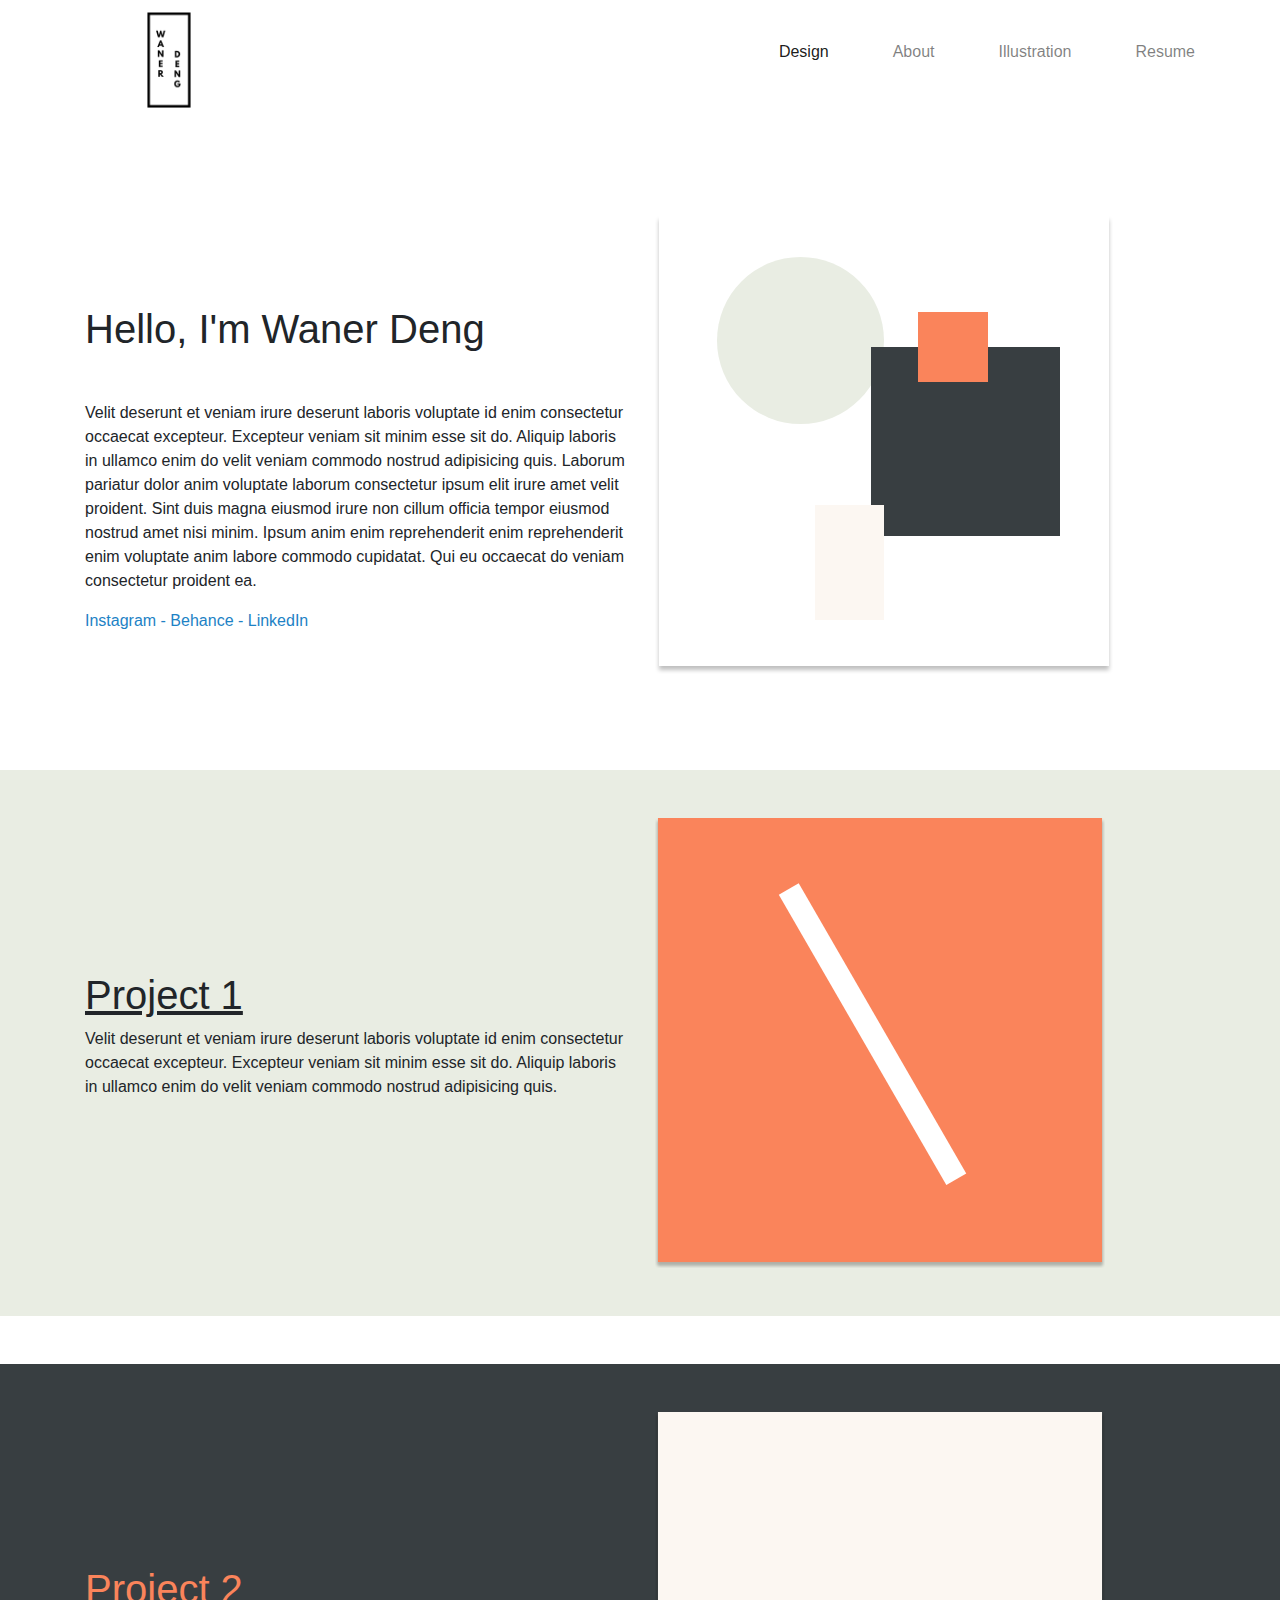
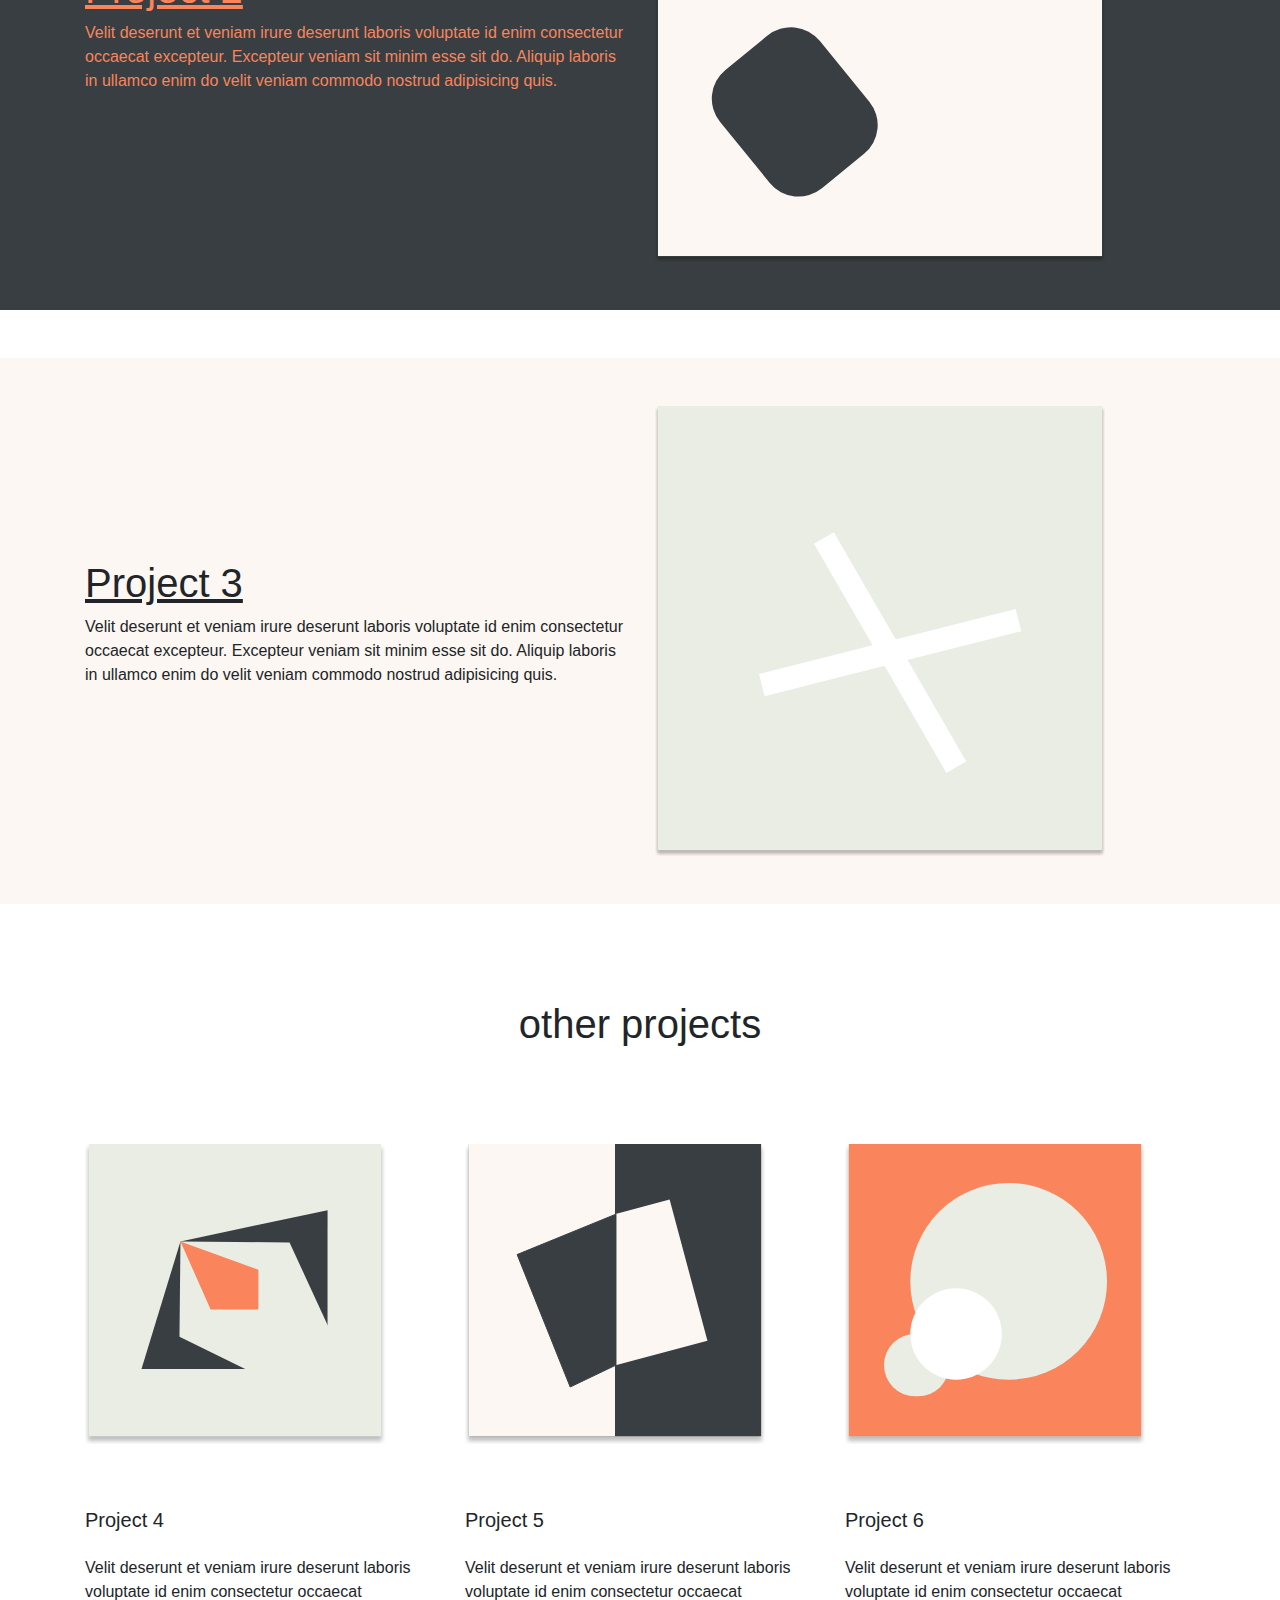
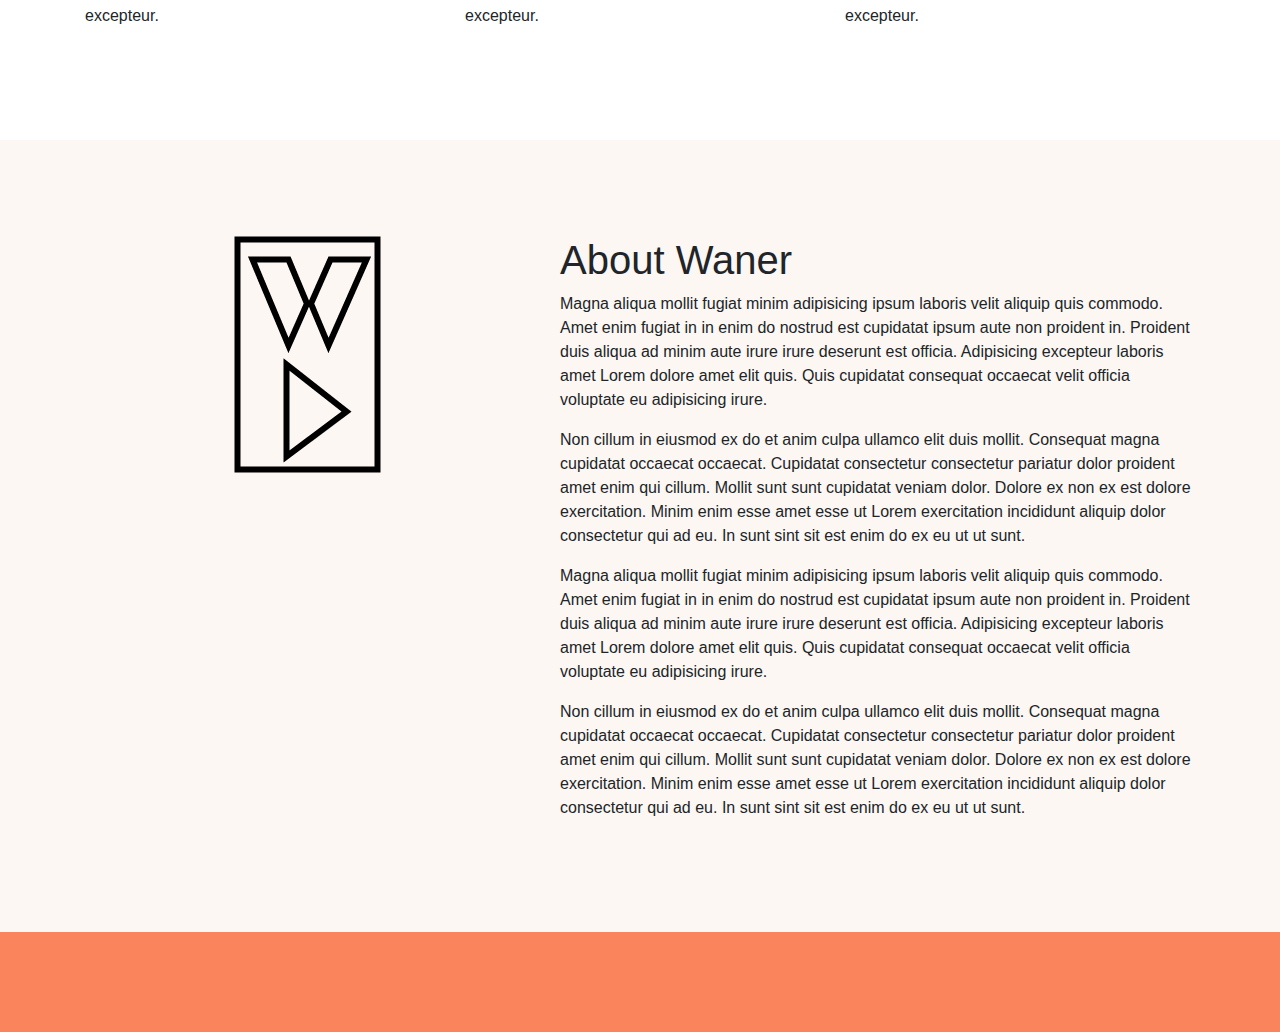
<file: index.html>
<!doctype html>
<html lang="en">

<head>
    <!-- Required meta tags -->
    <meta charset="utf-8">
    <meta name="viewport" content="width=device-width, initial-scale=1, shrink-to-fit=no">

    <!-- Bootstrap CSS -->
    <link rel="stylesheet" href="https://stackpath.bootstrapcdn.com/bootstrap/4.4.1/css/bootstrap.min.css"
        integrity="sha384-Vkoo8x4CGsO3+Hhxv8T/Q5PaXtkKtu6ug5TOeNV6gBiFeWPGFN9MuhOf23Q9Ifjh" crossorigin="anonymous">

    <!-- Custom CSS -->
    <link rel="stylesheet" href="css/style.css">

    <title>Waner Deng UX/UI Portfolio</title>
</head>

<body>
    <header class="ml-5">
        <div class="container">
            <div class="row">
                <div class="col col-2">
                    <!-- Logo -->
                    <a href="index.html" class="navbar-barnd">
                        <img src="img/logo.png" width="120" height="auto" alt="Waner Deng Logo">
                    </a>
                </div>
                <div class="col col-2"></div>
                <div class="col col-8 float-right">
                    <!-- Navigation -->
                    <div class="navbar navbar-light flex-row navbar-expand d-flex justify-content-end mt-4">
                        <ul class="navbar-nav ">
                            <li class="nav-item active mr-md-5">
                                <a href="index.html" class="nav-link">Design <span class="sr-only">(current)</span></a>
                            </li>
                            <li class="nav-item mr-md-5">
                                <a href="about.html" class="nav-link">About</a>
                            </li>
                            <li class="nav-item mr-md-5">
                                <a href="illustration.html" class="nav-link">Illustration</a>
                            </li>
                            <li class="nav-item">
                                <a href="img/resume.pdf" class="nav-link">Resume</a>
                            </li>
                        </ul>
                    </div>
                </div>
            </div>
        </div>
    </header>


    <div class="container container-fluid my-5 pt-5 pb-5">
        <div class="row">
            <div class="col col-6 float-left align-self-center">
                <h1 class="mt-5">Hello, I'm Waner Deng</h1>
                <p class="mt-5">Velit deserunt et veniam irure deserunt laboris voluptate id enim consectetur occaecat
                    excepteur. Excepteur
                    veniam sit minim esse sit do. Aliquip laboris in ullamco enim do velit veniam commodo nostrud
                    adipisicing
                    quis. Laborum pariatur dolor anim voluptate laborum consectetur ipsum elit irure amet velit
                    proident.

                    Sint duis magna eiusmod irure non cillum officia tempor eiusmod nostrud amet nisi minim. Ipsum anim
                    enim
                    reprehenderit enim reprehenderit enim voluptate anim labore commodo cupidatat. Qui eu occaecat do
                    veniam
                    consectetur proident ea.</p>

                <a href="#" class="text-decoration-none socialLink">Instagram - </a>
                <a href="#" class="text-decoration-none socialLink">Behance - </a>
                <a href="#" class="text-decoration-none socialLink">LinkedIn</a>

            </div>
            <div class="col col-6 float-right">
                <img src="img/color-scheme.svg" alt="">
            </div>
        </div>
    </div>

    <div class="container-fluid my-5 py-5" id="project1">
        <div class="container">
            <div class="row">
                <div class="col col-6 float-left align-self-center">
                    <h1><u>Project 1</u></h1>
                    <p>Velit deserunt et veniam irure deserunt laboris voluptate id enim consectetur occaecat
                        excepteur. Excepteur
                        veniam sit minim esse sit do. Aliquip laboris in ullamco enim do velit veniam commodo nostrud
                        adipisicing
                        quis.</p>
                </div>

                <div class="col col-6 float-right">
                    <img src="img/img1.svg" width="450" alt="">
                </div>
            </div>
        </div>
    </div>

    <div class="container-fluid my-5 py-5" id="project2">
        <div class="container">
            <div class="row">
                <div class="col col-6 float-left align-self-center">
                    <h1><u>Project 2</u></h1>
                    <p>Velit deserunt et veniam irure deserunt laboris voluptate id enim consectetur occaecat
                        excepteur. Excepteur
                        veniam sit minim esse sit do. Aliquip laboris in ullamco enim do velit veniam commodo nostrud
                        adipisicing
                        quis.</p>
                </div>

                <div class="col col-6 float-right">
                    <img src="img/img2.svg" width="450" alt="">
                </div>
            </div>
        </div>
    </div>

    <div class="container-fluid my-5 py-5" id="project3">
        <div class="container">
            <div class="row">
                <div class="col col-6 float-left align-self-center">
                    <h1><u>Project 3</u></h1>
                    <p>Velit deserunt et veniam irure deserunt laboris voluptate id enim consectetur occaecat
                        excepteur. Excepteur
                        veniam sit minim esse sit do. Aliquip laboris in ullamco enim do velit veniam commodo nostrud
                        adipisicing
                        quis.</p>
                </div>

                <div class="col col-6 float-right">
                    <img src="img/img3.svg" width="450" alt="">
                </div>
            </div>
        </div>
    </div>

        <div class="container container-fluid my-5 py-5">
            <div class="col-12">
                <h1 class="text-center">other projects</h1>
            </div>
            <div class="row mt-5">
                <div class="col col-4">
                    <img class="my-5" src="img/img4.svg" width="300" height="300" alt="">
                    <h5 class="py-3">Project 4</h5>
                    <p>Velit deserunt et veniam irure deserunt laboris voluptate id enim consectetur occaecat
                        excepteur.</p>
                </div>

                <div class="col col-4">
                    <img class="my-5" src="img/img5.svg" width="300" height="300" alt="">
                    <h5 class="py-3">Project 5</h5>
                    <p>Velit deserunt et veniam irure deserunt laboris voluptate id enim consectetur occaecat
                        excepteur.</p>
                </div>

                <div class="col col-4">
                    <img class="my-5" src="img/img6.svg" width="300" height="300" alt="">
                    <h5 class="py-3">Project 6</h5>
                    <p>Velit deserunt et veniam irure deserunt laboris voluptate id enim consectetur occaecat
                        excepteur.</p>
                </div>
            </div>
        </div>

        <div class="aboutMe container-fluid mt-5 py-5">
            <div class="container">
                <div class="row">
                    <div class="col col-5 py-5 text-center">
                        <img src="img/wd.png" alt="">
                    </div>
                    <div class="col col-7 float-right py-5">
                        <h1>About Waner</h1>
                        <p>Magna aliqua mollit fugiat minim adipisicing ipsum laboris velit aliquip quis commodo. Amet
                            enim
                            fugiat
                            in in enim do nostrud est cupidatat ipsum aute non proident in. Proident duis aliqua ad
                            minim
                            aute
                            irure
                            irure deserunt est officia. Adipisicing excepteur laboris amet Lorem dolore amet elit quis.
                            Quis
                            cupidatat consequat occaecat velit officia voluptate eu adipisicing irure.
                        </p>
                        <p>
                            Non cillum in eiusmod ex do et anim culpa ullamco elit duis mollit. Consequat magna
                            cupidatat
                            occaecat
                            occaecat. Cupidatat consectetur consectetur pariatur dolor proident amet enim qui cillum.
                            Mollit
                            sunt
                            sunt cupidatat veniam dolor. Dolore ex non ex est dolore exercitation. Minim enim esse amet
                            esse
                            ut
                            Lorem exercitation incididunt aliquip dolor consectetur qui ad eu. In sunt sint sit est enim
                            do
                            ex
                            eu ut
                            ut sunt.
                        </p>
                        <p>Magna aliqua mollit fugiat minim adipisicing ipsum laboris velit aliquip quis commodo. Amet
                            enim
                            fugiat
                            in in enim do nostrud est cupidatat ipsum aute non proident in. Proident duis aliqua ad
                            minim
                            aute
                            irure
                            irure deserunt est officia. Adipisicing excepteur laboris amet Lorem dolore amet elit quis.
                            Quis
                            cupidatat consequat occaecat velit officia voluptate eu adipisicing irure.
                        </p>
                        <p>
                            Non cillum in eiusmod ex do et anim culpa ullamco elit duis mollit. Consequat magna
                            cupidatat
                            occaecat
                            occaecat. Cupidatat consectetur consectetur pariatur dolor proident amet enim qui cillum.
                            Mollit
                            sunt
                            sunt cupidatat veniam dolor. Dolore ex non ex est dolore exercitation. Minim enim esse amet
                            esse
                            ut
                            Lorem exercitation incididunt aliquip dolor consectetur qui ad eu. In sunt sint sit est enim
                            do
                            ex
                            eu ut
                            ut sunt.
                        </p>
                    </div>
                </div>
            </div>
        </div>

        <footer>
        </footer>

        <!-- Optional JavaScript -->
        <!-- jQuery first, then Popper.js, then Bootstrap JS -->
        <script src="https://code.jquery.com/jquery-3.4.1.slim.min.js"
            integrity="sha384-J6qa4849blE2+poT4WnyKhv5vZF5SrPo0iEjwBvKU7imGFAV0wwj1yYfoRSJoZ+n"
            crossorigin="anonymous"></script>
        <script src="https://cdn.jsdelivr.net/npm/popper.js@1.16.0/dist/umd/popper.min.js"
            integrity="sha384-Q6E9RHvbIyZFJoft+2mJbHaEWldlvI9IOYy5n3zV9zzTtmI3UksdQRVvoxMfooAo"
            crossorigin="anonymous"></script>
        <script src="https://stackpath.bootstrapcdn.com/bootstrap/4.4.1/js/bootstrap.min.js"
            integrity="sha384-wfSDF2E50Y2D1uUdj0O3uMBJnjuUD4Ih7YwaYd1iqfktj0Uod8GCExl3Og8ifwB6"
            crossorigin="anonymous"></script>
</body>

</html>
</file>
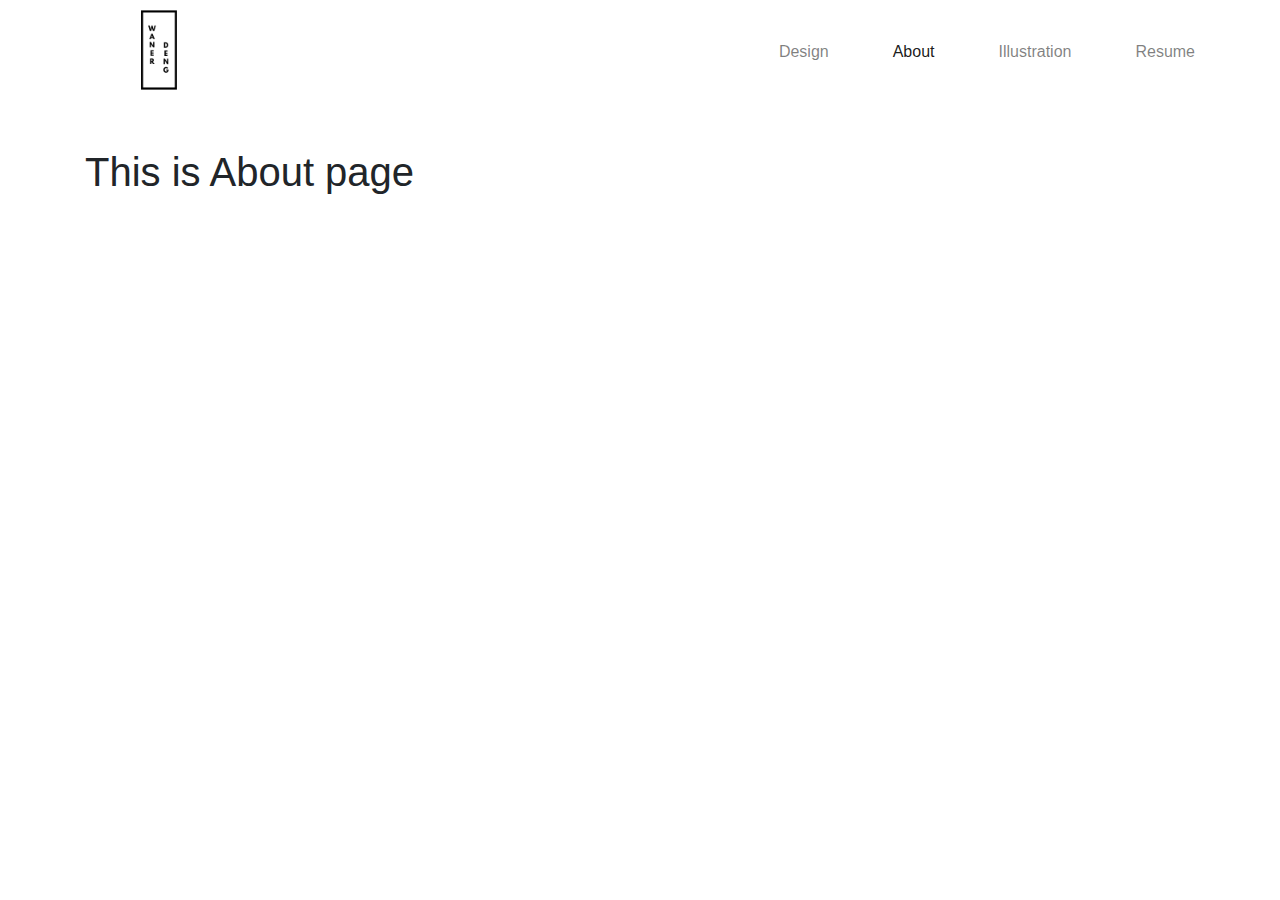
<file: about.html>
<!doctype html>
<html lang="en">

<head>
    <!-- Required meta tags -->
    <meta charset="utf-8">
    <meta name="viewport" content="width=device-width, initial-scale=1, shrink-to-fit=no">

    <!-- Bootstrap CSS -->
    <link rel="stylesheet" href="https://stackpath.bootstrapcdn.com/bootstrap/4.4.1/css/bootstrap.min.css"
        integrity="sha384-Vkoo8x4CGsO3+Hhxv8T/Q5PaXtkKtu6ug5TOeNV6gBiFeWPGFN9MuhOf23Q9Ifjh" crossorigin="anonymous">

    <!-- Custom CSS -->
    <link rel="stylesheet" href="css/style.css">

    <title>About - Waner Deng UX/UI Portfolio</title>
</head>

<body>
        <header class="ml-5">
                <div class="container">
                    <div class="row">
                        <div class="col col-2">
                            <!-- Logo -->
                            <a href="index.html" class="navbar-barnd">
                                <img src="img/logo.png" width="100" height="100" alt="Waner Deng Logo">
                            </a>
                        </div>
                        <div class="col col-2"></div>
                        <div class="col col-8 float-right">
                            <!-- Navigation -->
                            <div class="navbar navbar-light flex-row navbar-expand d-flex justify-content-end mt-4">
                                <ul class="navbar-nav ">
                                    <li class="nav-item mr-md-5">
                                        <a href="index.html" class="nav-link">Design <span class="sr-only">(current)</span></a>
                                    </li>
                                    <li class="nav-item active mr-md-5">
                                        <a href="about.html" class="nav-link">About</a>
                                    </li>
                                    <li class="nav-item mr-md-5">
                                        <a href="illustration.html" class="nav-link">Illustration</a>
                                    </li>
                                    <li class="nav-item">
                                        <a href="img/resume.pdf" class="nav-link">Resume</a>
                                    </li>
                                </ul>
                            </div>
                        </div>
                    </div>
                </div>
            </header>


    <div class="container mt-5">
        <h1>This is About page </h1>
    </div>

    <!-- Optional JavaScript -->
    <!-- jQuery first, then Popper.js, then Bootstrap JS -->
    <script src="https://code.jquery.com/jquery-3.4.1.slim.min.js"
        integrity="sha384-J6qa4849blE2+poT4WnyKhv5vZF5SrPo0iEjwBvKU7imGFAV0wwj1yYfoRSJoZ+n"
        crossorigin="anonymous"></script>
    <script src="https://cdn.jsdelivr.net/npm/popper.js@1.16.0/dist/umd/popper.min.js"
        integrity="sha384-Q6E9RHvbIyZFJoft+2mJbHaEWldlvI9IOYy5n3zV9zzTtmI3UksdQRVvoxMfooAo"
        crossorigin="anonymous"></script>
    <script src="https://stackpath.bootstrapcdn.com/bootstrap/4.4.1/js/bootstrap.min.js"
        integrity="sha384-wfSDF2E50Y2D1uUdj0O3uMBJnjuUD4Ih7YwaYd1iqfktj0Uod8GCExl3Og8ifwB6"
        crossorigin="anonymous"></script>
</body>

</html>
</file>
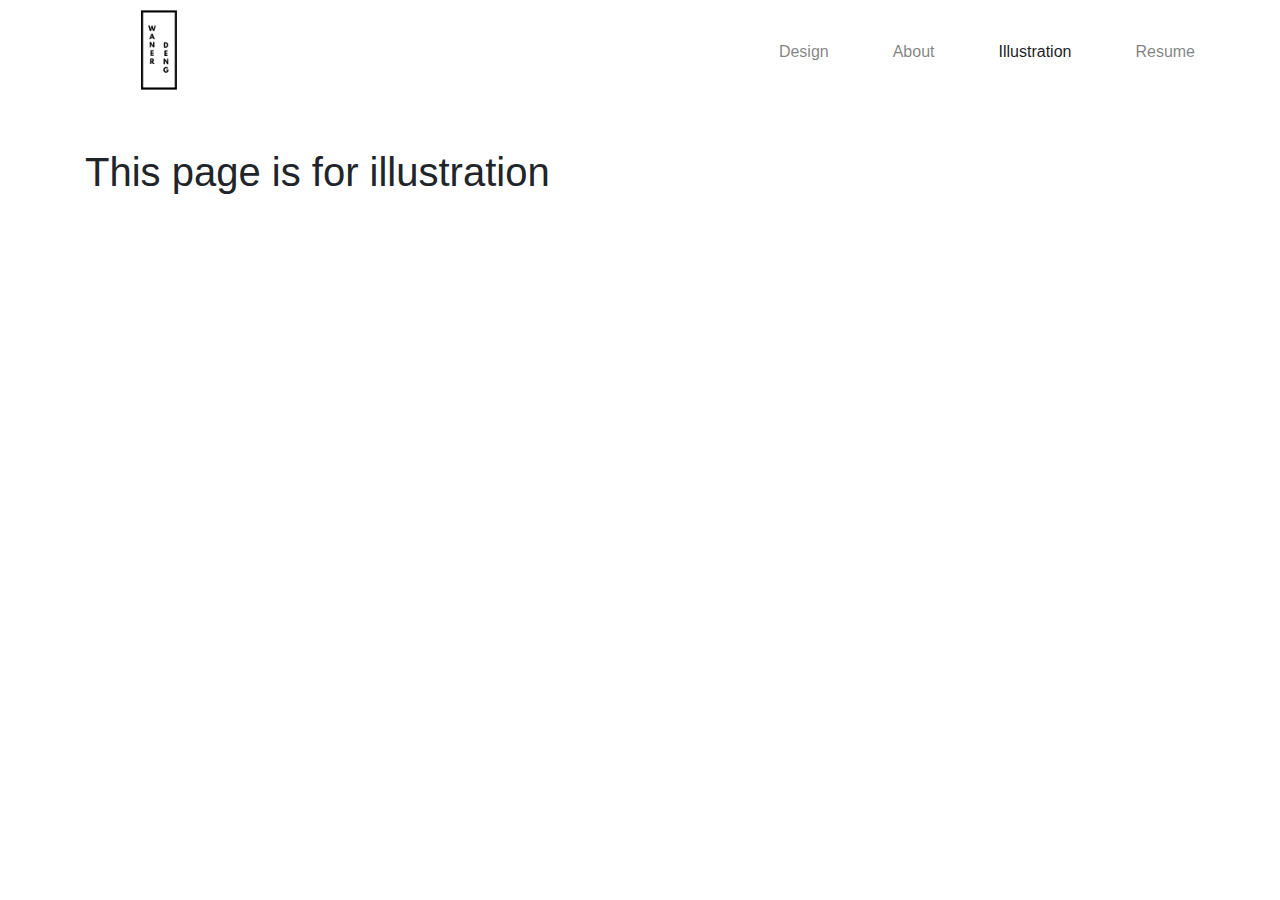
<file: illustration.html>
<!doctype html>
<html lang="en">

<head>
    <!-- Required meta tags -->
    <meta charset="utf-8">
    <meta name="viewport" content="width=device-width, initial-scale=1, shrink-to-fit=no">

    <!-- Bootstrap CSS -->
    <link rel="stylesheet" href="https://stackpath.bootstrapcdn.com/bootstrap/4.4.1/css/bootstrap.min.css"
        integrity="sha384-Vkoo8x4CGsO3+Hhxv8T/Q5PaXtkKtu6ug5TOeNV6gBiFeWPGFN9MuhOf23Q9Ifjh" crossorigin="anonymous">

    <!-- Custom CSS -->
    <link rel="stylesheet" href="css/style.css">

    <title>About - Waner Deng UX/UI Portfolio</title>
</head>

<body>
        <header class="ml-5">
                <div class="container">
                    <div class="row">
                        <div class="col col-2">
                            <!-- Logo -->
                            <a href="index.html" class="navbar-barnd">
                                <img src="img/logo.png" width="100" height="100" alt="Waner Deng Logo">
                            </a>
                        </div>
                        <div class="col col-2"></div>
                        <div class="col col-8 float-right">
                            <!-- Navigation -->
                            <div class="navbar navbar-light flex-row navbar-expand d-flex justify-content-end mt-4">
                                <ul class="navbar-nav ">
                                    <li class="nav-item mr-md-5">
                                        <a href="index.html" class="nav-link">Design <span class="sr-only">(current)</span></a>
                                    </li>
                                    <li class="nav-item mr-md-5">
                                        <a href="about.html" class="nav-link">About</a>
                                    </li>
                                    <li class="nav-item active mr-md-5">
                                        <a href="illustration.html" class="nav-link">Illustration</a>
                                    </li>
                                    <li class="nav-item">
                                        <a href="img/resume.pdf" class="nav-link">Resume</a>
                                    </li>
                                </ul>
                            </div>
                        </div>
                    </div>
                </div>
            </header>


    <div class="container mt-5">
        <h1>This page is for illustration</h1>
    </div>

    <!-- Optional JavaScript -->
    <!-- jQuery first, then Popper.js, then Bootstrap JS -->
    <script src="https://code.jquery.com/jquery-3.4.1.slim.min.js"
        integrity="sha384-J6qa4849blE2+poT4WnyKhv5vZF5SrPo0iEjwBvKU7imGFAV0wwj1yYfoRSJoZ+n"
        crossorigin="anonymous"></script>
    <script src="https://cdn.jsdelivr.net/npm/popper.js@1.16.0/dist/umd/popper.min.js"
        integrity="sha384-Q6E9RHvbIyZFJoft+2mJbHaEWldlvI9IOYy5n3zV9zzTtmI3UksdQRVvoxMfooAo"
        crossorigin="anonymous"></script>
    <script src="https://stackpath.bootstrapcdn.com/bootstrap/4.4.1/js/bootstrap.min.js"
        integrity="sha384-wfSDF2E50Y2D1uUdj0O3uMBJnjuUD4Ih7YwaYd1iqfktj0Uod8GCExl3Og8ifwB6"
        crossorigin="anonymous"></script>
</body>

</html>
</file>
<file: css/style.css>
/* $color-primary: #E9EDE3;
$color-secondary: #FA845B;
$color-pale: #FCF7F2;
$color-dark: #383E41; */



footer{
    height: 100px;
    background-color: #FA845B;
}

.aboutMe {
    background-color: #FCF7F2;
}

#project1{
    background-color: #E9EDE3;
}

#project2{
    background-color: #383E41;
    color: #FA845B;
}

#project3{
    background-color: #FCF7F2;
}

.socialLink{
    color: rgb(29, 130, 197);
}
</file>
